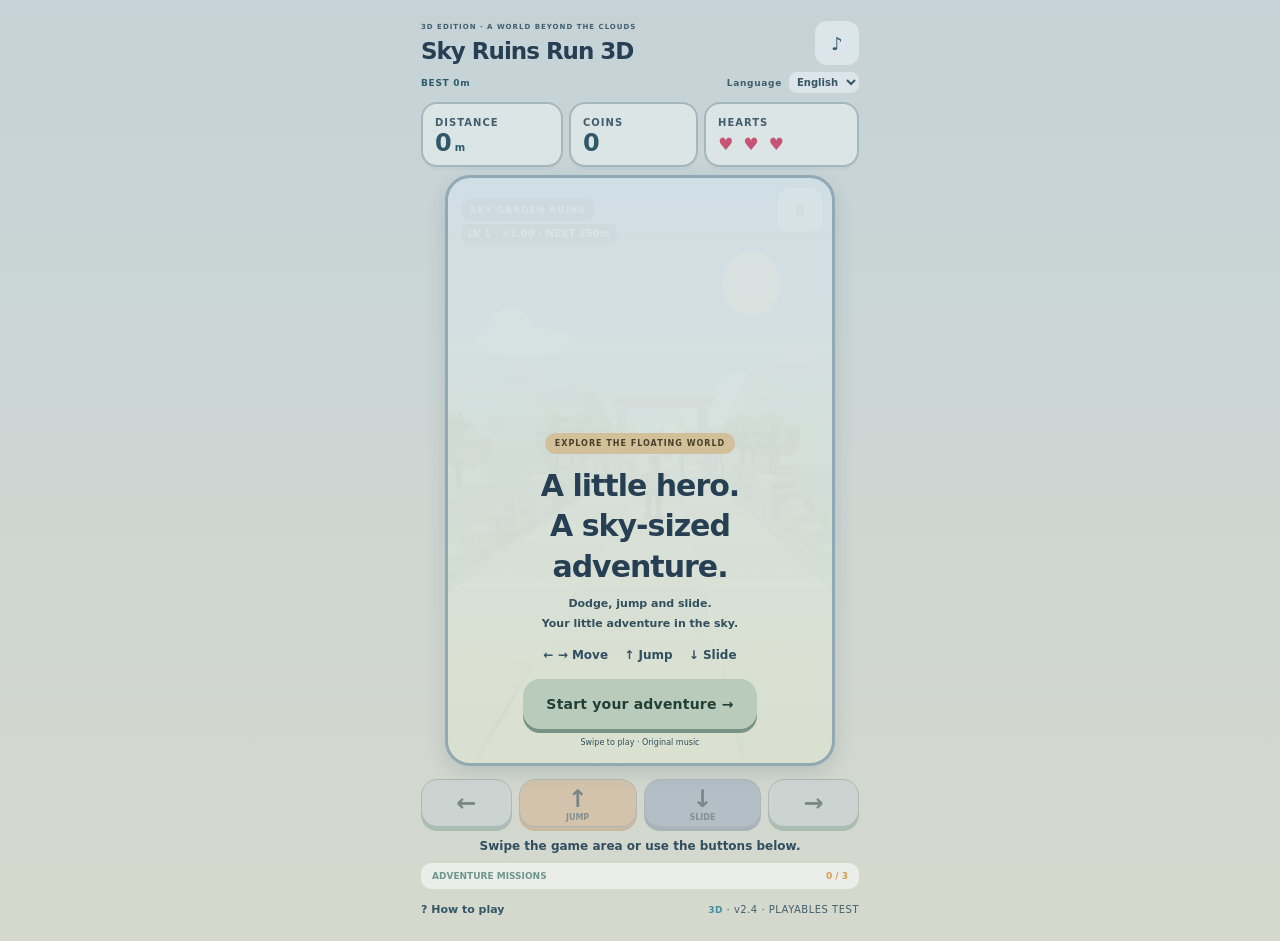
<file: index.html>
<!doctype html><html lang="ja"><meta charset="utf-8"><meta name="viewport" content="width=device-width,initial-scale=1,viewport-fit=cover"><meta name="theme-color" content="#eaf8f4"><title>そらいろ遺跡ラン 3D · SKY RUINS RUN 3D</title><link rel="stylesheet" href="style.css?v=sdk24"><link rel="stylesheet" href="quality.css?v=readability1"><body data-quality="1"><section id="startup" role="status"><h2>SKY RUINS RUN 3D</h2><p id="loadText">冒険と記録を準備しています… / Loading…</p><button id="retryLoad" hidden>Retry loading</button></section><main inert><header><div><span class="eyebrow">3D EDITION · A WORLD BEYOND THE CLOUDS</span><h1 data-t="title">そらいろ遺跡ラン</h1></div><button id="settings" class="icon" aria-label="設定 / Settings">♪</button></header><div class="utility"><span id="best">BEST 0m</span><label>Language <select id="language" aria-label="Language"><option value="ja">日本語</option><option value="en">English</option></select></label></div><section class="hud"><div><small data-t="distance">きょり</small><strong id="distance">0<em>m</em></strong></div><div><small>COINS</small><strong id="coins">0</strong></div><div><small data-t="hearts">げんき</small><strong id="hearts" class="hearts">♥ ♥ ♥</strong></div></section><section class="stage"><canvas id="game" width="840" height="1280" aria-label="3レーンを走る冒険ゲーム。スワイプか下のボタンで操作 / Swipe or use the buttons to run through three lanes."></canvas><canvas id="fallback" width="840" height="1280" hidden aria-label="軽量2D表示 / Lightweight 2D view"></canvas><div class="stage-top"><span id="biome">SKY RUINS</span><button id="pause" class="icon" aria-label="一時停止 / Pause">Ⅱ</button></div><div id="pace" aria-label="走行レベル / Run level"></div><div id="levelNotice" role="status" hidden></div><div id="toast" role="status"></div><div id="powers"></div><div id="welcome"><span class="tag">EXPLORE THE FLOATING WORLD</span><h2 data-t="intro">空のむこうへ、<br>走りだそう。</h2><p data-t="introText">よけて、跳んで、くぐりぬける。<br>指ひとつの、小さな大冒険。</p><div class="gesture-note" data-t="gestures">← → 移動　 ↑ ジャンプ　 ↓ すべる</div><button id="start" class="primary" data-t="start">冒険にしゅっぱつ →</button><small data-t="note">スワイプで操作 · オリジナル音楽</small></div></section><p id="compat" hidden>3Dを表示できないため軽量2Dで表示しています。 / 3D unavailable; showing 2D fallback.</p><section class="controls" aria-label="操作 / Controls"><button data-action="left" aria-label="左 / Left">←</button><button data-action="jump" aria-label="ジャンプ / Jump">↑<small data-t="jump">ジャンプ</small></button><button data-action="slide" aria-label="すべる / Slide">↓<small data-t="slide">すべる</small></button><button data-action="right" aria-label="右 / Right">→</button></section><p id="hint" role="status"></p><section class="missions"><button id="missionsButton"><span data-t="missions">今日の冒険目標</span><b id="missionCount">0 / 3</b></button></section><footer><button id="help" data-t="help">? あそび方</button><span><b id="renderMode">3D</b> · v2.4 · PLAYABLES TEST</span></footer></main><dialog id="dialog"><div id="content"></div><button id="close" class="primary">つづける</button></dialog><script src="https://www.youtube.com/game_api/v1"></script><script src="host.js?v=sdk24"></script><script src="engine.js?v=sdk24"></script><script src="music.js?v=sdk24"></script><script src="renderer.js?v=readability1"></script><script src="game.js?v=readability1"></script></body></html>
</file>
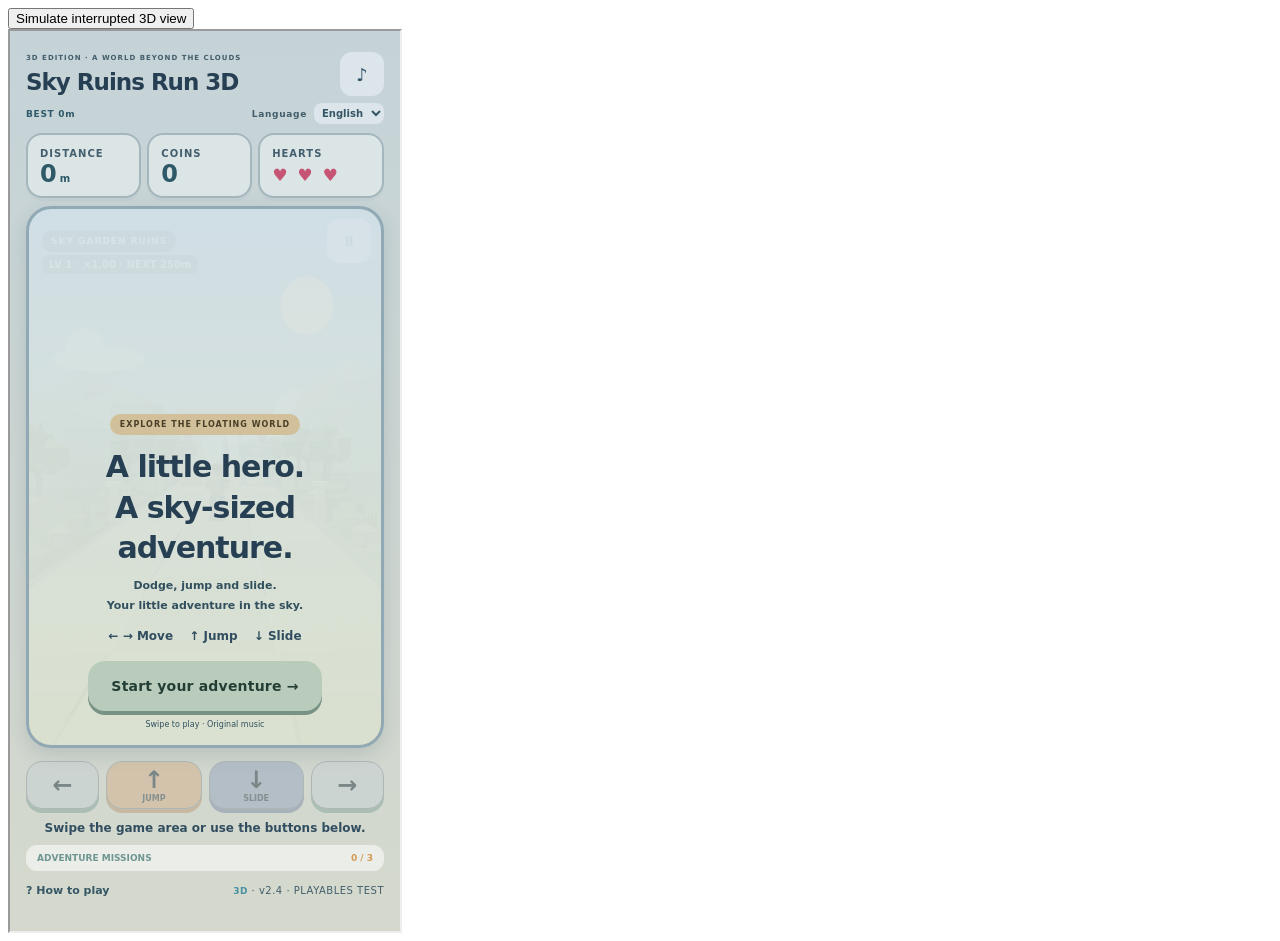
<file: context-lab.html>
<!doctype html><meta charset="utf-8"><title>3D lifecycle test</title><button id="lose">Simulate interrupted 3D view</button><iframe id="frame" title="Test game" src="index.html" style="display:block;width:390px;height:900px"></iframe><script src="context-lab.js"></script>
</file>
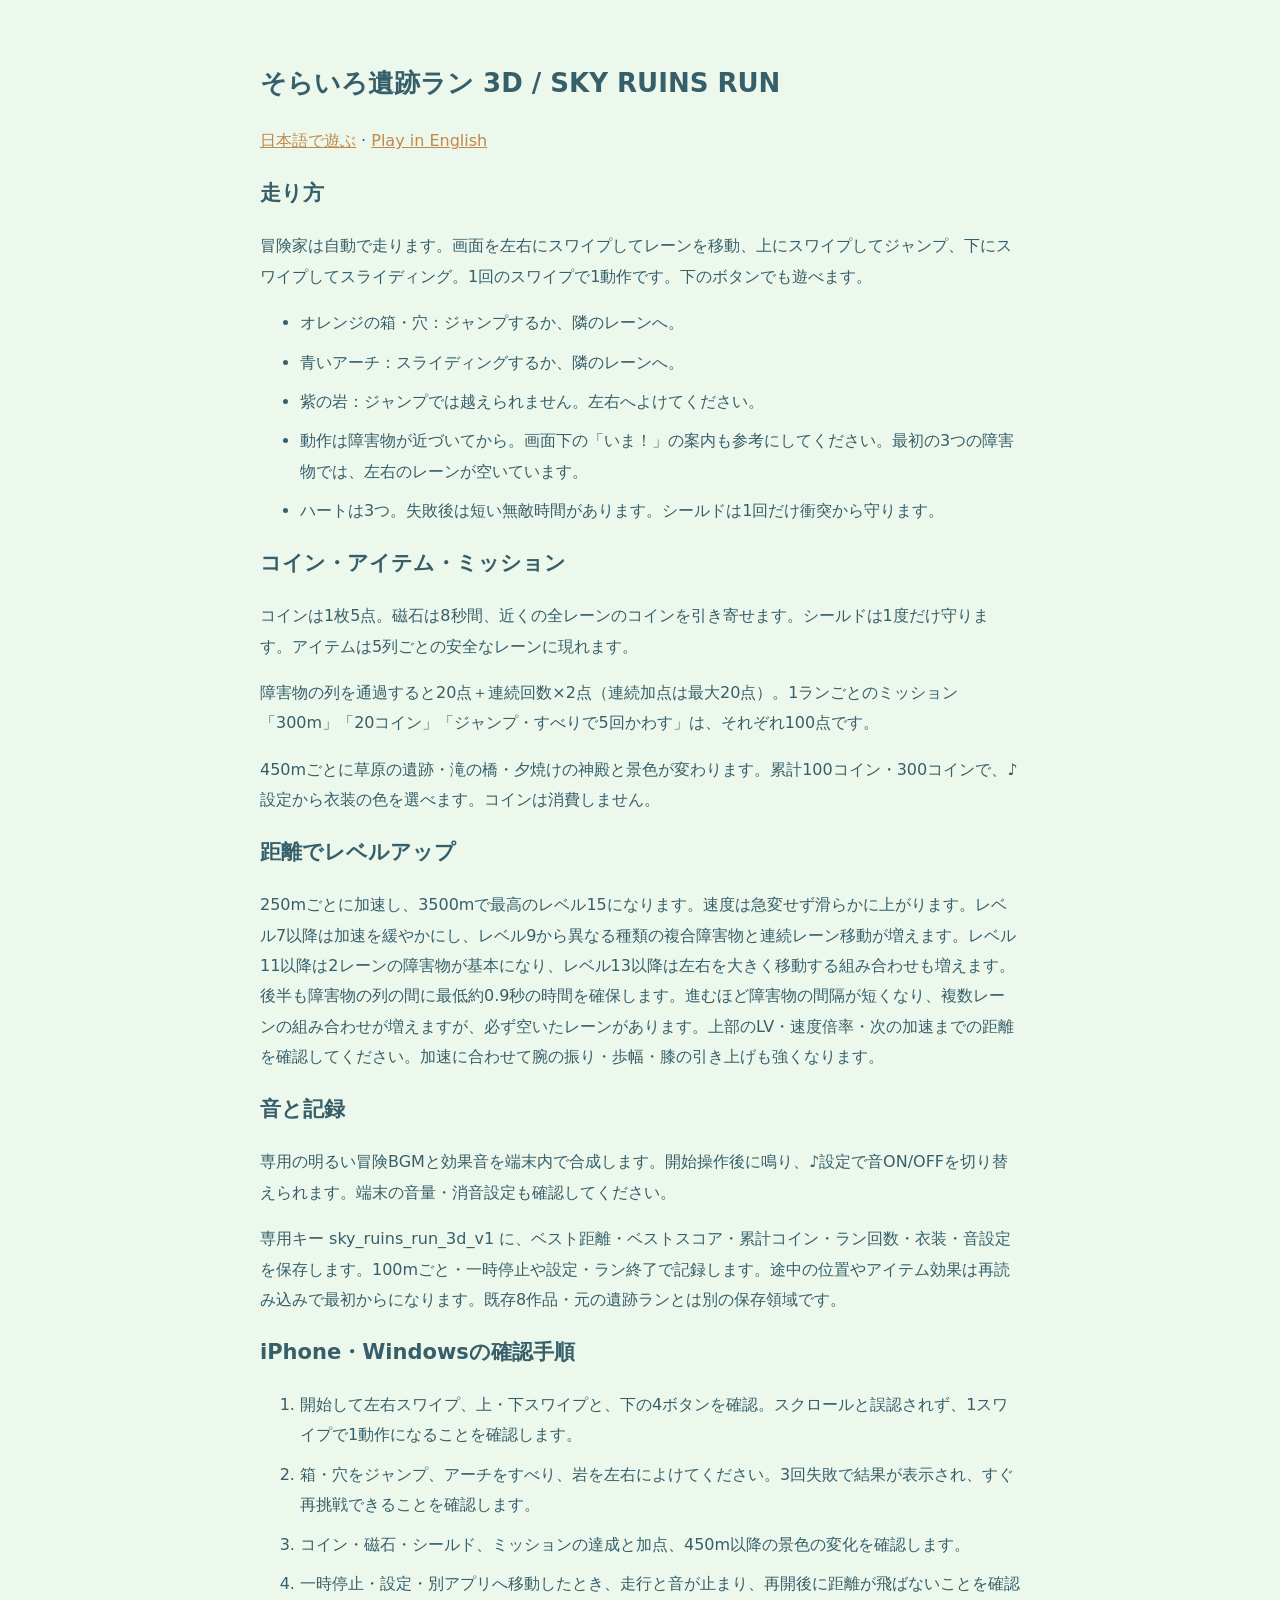
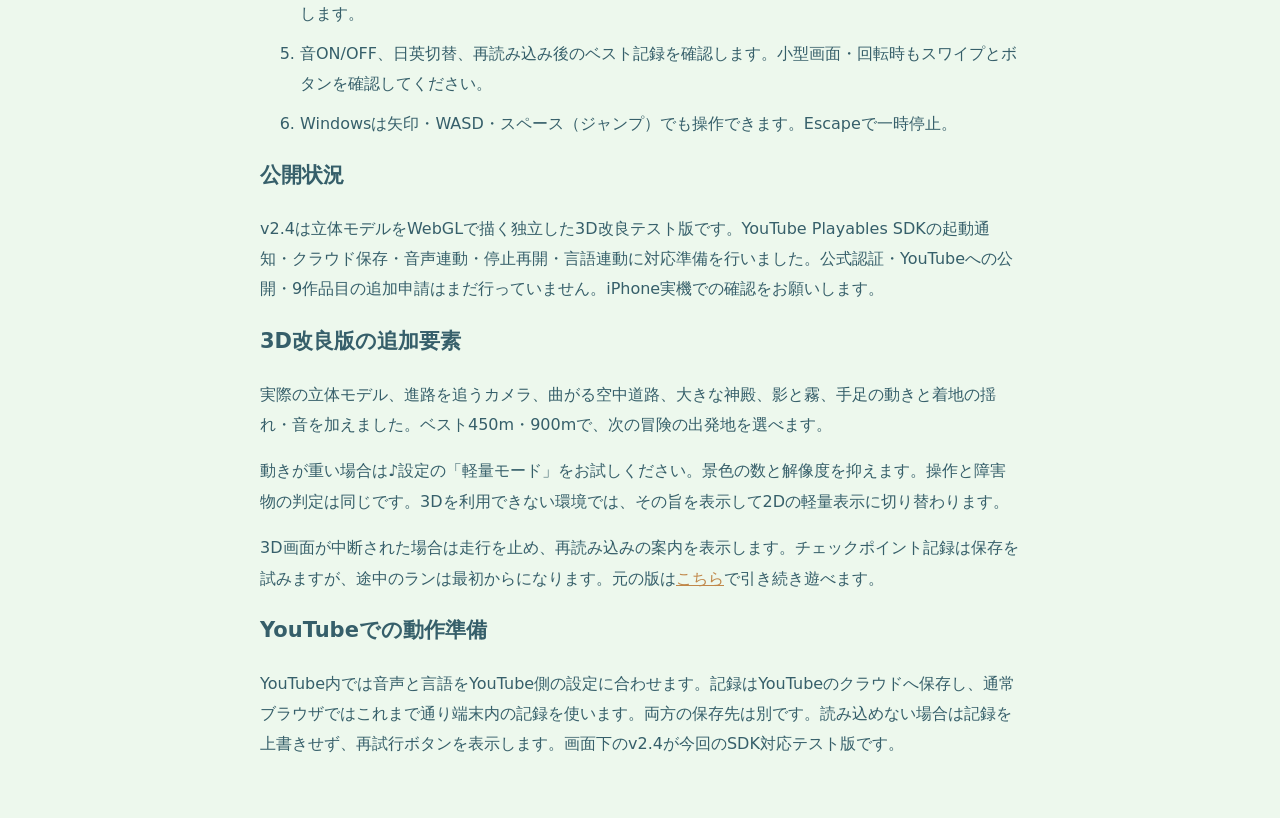
<file: GUIDE.html>
<!doctype html><html lang="ja"><meta charset="utf-8"><meta name="viewport" content="width=device-width,initial-scale=1"><title>そらいろ遺跡ラン 3D · 遊び方</title><style>body{font:16px/1.9 system-ui;max-width:760px;margin:20px auto;padding:22px;color:#365f6a;background:#edf8ed}h1{font-size:26px}h2{font-size:21px}a{color:#c08749}li{margin-bottom:9px}</style><h1>そらいろ遺跡ラン 3D / SKY RUINS RUN</h1><p><a href="./?lang=ja">日本語で遊ぶ</a> · <a href="./?lang=en">Play in English</a></p><h2>走り方</h2><p>冒険家は自動で走ります。画面を左右にスワイプしてレーンを移動、上にスワイプしてジャンプ、下にスワイプしてスライディング。1回のスワイプで1動作です。下のボタンでも遊べます。</p><ul><li>オレンジの箱・穴：ジャンプするか、隣のレーンへ。</li><li>青いアーチ：スライディングするか、隣のレーンへ。</li><li>紫の岩：ジャンプでは越えられません。左右へよけてください。</li><li>動作は障害物が近づいてから。画面下の「いま！」の案内も参考にしてください。最初の3つの障害物では、左右のレーンが空いています。</li><li>ハートは3つ。失敗後は短い無敵時間があります。シールドは1回だけ衝突から守ります。</li></ul><h2>コイン・アイテム・ミッション</h2><p>コインは1枚5点。磁石は8秒間、近くの全レーンのコインを引き寄せます。シールドは1度だけ守ります。アイテムは5列ごとの安全なレーンに現れます。</p><p>障害物の列を通過すると20点＋連続回数×2点（連続加点は最大20点）。1ランごとのミッション「300m」「20コイン」「ジャンプ・すべりで5回かわす」は、それぞれ100点です。</p><p>450mごとに草原の遺跡・滝の橋・夕焼けの神殿と景色が変わります。累計100コイン・300コインで、♪設定から衣装の色を選べます。コインは消費しません。</p><h2>距離でレベルアップ</h2><p>250mごとに加速し、3500mで最高のレベル15になります。速度は急変せず滑らかに上がります。レベル7以降は加速を緩やかにし、レベル9から異なる種類の複合障害物と連続レーン移動が増えます。レベル11以降は2レーンの障害物が基本になり、レベル13以降は左右を大きく移動する組み合わせも増えます。後半も障害物の列の間に最低約0.9秒の時間を確保します。進むほど障害物の間隔が短くなり、複数レーンの組み合わせが増えますが、必ず空いたレーンがあります。上部のLV・速度倍率・次の加速までの距離を確認してください。加速に合わせて腕の振り・歩幅・膝の引き上げも強くなります。</p><h2>音と記録</h2><p>専用の明るい冒険BGMと効果音を端末内で合成します。開始操作後に鳴り、♪設定で音ON/OFFを切り替えられます。端末の音量・消音設定も確認してください。</p><p>専用キー sky_ruins_run_3d_v1 に、ベスト距離・ベストスコア・累計コイン・ラン回数・衣装・音設定を保存します。100mごと・一時停止や設定・ラン終了で記録します。途中の位置やアイテム効果は再読み込みで最初からになります。既存8作品・元の遺跡ランとは別の保存領域です。</p><h2>iPhone・Windowsの確認手順</h2><ol><li>開始して左右スワイプ、上・下スワイプと、下の4ボタンを確認。スクロールと誤認されず、1スワイプで1動作になることを確認します。</li><li>箱・穴をジャンプ、アーチをすべり、岩を左右によけてください。3回失敗で結果が表示され、すぐ再挑戦できることを確認します。</li><li>コイン・磁石・シールド、ミッションの達成と加点、450m以降の景色の変化を確認します。</li><li>一時停止・設定・別アプリへ移動したとき、走行と音が止まり、再開後に距離が飛ばないことを確認します。</li><li>音ON/OFF、日英切替、再読み込み後のベスト記録を確認します。小型画面・回転時もスワイプとボタンを確認してください。</li><li>Windowsは矢印・WASD・スペース（ジャンプ）でも操作できます。Escapeで一時停止。</li></ol><h2>公開状況</h2><p>v2.4は立体モデルをWebGLで描く独立した3D改良テスト版です。YouTube Playables SDKの起動通知・クラウド保存・音声連動・停止再開・言語連動に対応準備を行いました。公式認証・YouTubeへの公開・9作品目の追加申請はまだ行っていません。iPhone実機での確認をお願いします。</p><h2>3D改良版の追加要素</h2><p>実際の立体モデル、進路を追うカメラ、曲がる空中道路、大きな神殿、影と霧、手足の動きと着地の揺れ・音を加えました。ベスト450m・900mで、次の冒険の出発地を選べます。</p><p>動きが重い場合は♪設定の「軽量モード」をお試しください。景色の数と解像度を抑えます。操作と障害物の判定は同じです。3Dを利用できない環境では、その旨を表示して2Dの軽量表示に切り替わります。</p><p>3D画面が中断された場合は走行を止め、再読み込みの案内を表示します。チェックポイント記録は保存を試みますが、途中のランは最初からになります。元の版は<a href="https://kazumoriasahi-wq.github.io/sky-ruins-run-test/?lang=ja">こちら</a>で引き続き遊べます。</p><h2>YouTubeでの動作準備</h2><p>YouTube内では音声と言語をYouTube側の設定に合わせます。記録はYouTubeのクラウドへ保存し、通常ブラウザではこれまで通り端末内の記録を使います。両方の保存先は別です。読み込めない場合は記録を上書きせず、再試行ボタンを表示します。画面下のv2.4が今回のSDK対応テスト版です。</p></html>
</file>
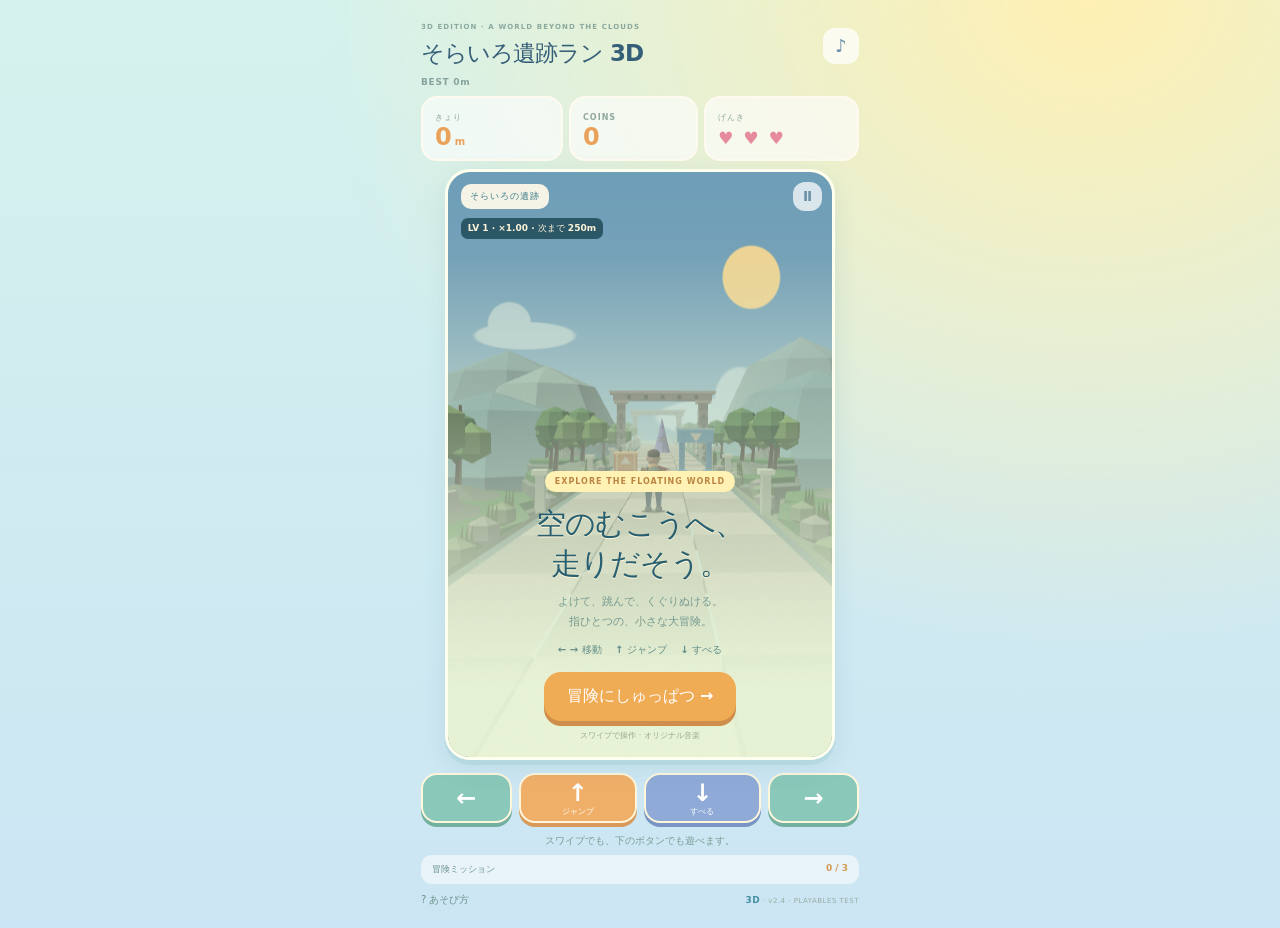
<file: mock-sandbox.html>
<!doctype html><html lang="ja"><meta charset="utf-8"><meta name="viewport" content="width=device-width,initial-scale=1,viewport-fit=cover"><meta name="theme-color" content="#eaf8f4"><title>そらいろ遺跡ラン 3D · SKY RUINS RUN 3D</title><link rel="stylesheet" href="style.css?v=sdk24"><body><section id="startup" role="status"><h2>SKY RUINS RUN 3D</h2><p id="loadText">冒険と記録を準備しています… / Loading…</p><button id="retryLoad" hidden>Retry loading</button></section><main inert><header><div><span class="eyebrow">3D EDITION · A WORLD BEYOND THE CLOUDS</span><h1 data-t="title">そらいろ遺跡ラン</h1></div><button id="settings" class="icon" aria-label="設定 / Settings">♪</button></header><div class="utility"><span id="best">BEST 0m</span><label>Language <select id="language" aria-label="Language"><option value="ja">日本語</option><option value="en">English</option></select></label></div><section class="hud"><div><small data-t="distance">きょり</small><strong id="distance">0<em>m</em></strong></div><div><small>COINS</small><strong id="coins">0</strong></div><div><small data-t="hearts">げんき</small><strong id="hearts" class="hearts">♥ ♥ ♥</strong></div></section><section class="stage"><canvas id="game" width="840" height="1280" aria-label="3レーンを走る冒険ゲーム。スワイプか下のボタンで操作 / Swipe or use the buttons to run through three lanes."></canvas><canvas id="fallback" width="840" height="1280" hidden aria-label="軽量2D表示 / Lightweight 2D view"></canvas><div class="stage-top"><span id="biome">SKY RUINS</span><button id="pause" class="icon" aria-label="一時停止 / Pause">Ⅱ</button></div><div id="pace" aria-label="走行レベル / Run level"></div><div id="levelNotice" role="status" hidden></div><div id="toast" role="status"></div><div id="powers"></div><div id="welcome"><span class="tag">EXPLORE THE FLOATING WORLD</span><h2 data-t="intro">空のむこうへ、<br>走りだそう。</h2><p data-t="introText">よけて、跳んで、くぐりぬける。<br>指ひとつの、小さな大冒険。</p><div class="gesture-note" data-t="gestures">← → 移動　 ↑ ジャンプ　 ↓ すべる</div><button id="start" class="primary" data-t="start">冒険にしゅっぱつ →</button><small data-t="note">スワイプで操作 · オリジナル音楽</small></div></section><p id="compat" hidden>3Dを表示できないため軽量2Dで表示しています。 / 3D unavailable; showing 2D fallback.</p><section class="controls" aria-label="操作 / Controls"><button data-action="left" aria-label="左 / Left">←</button><button data-action="jump" aria-label="ジャンプ / Jump">↑<small data-t="jump">ジャンプ</small></button><button data-action="slide" aria-label="すべる / Slide">↓<small data-t="slide">すべる</small></button><button data-action="right" aria-label="右 / Right">→</button></section><p id="hint" role="status"></p><section class="missions"><button id="missionsButton"><span data-t="missions">今日の冒険目標</span><b id="missionCount">0 / 3</b></button></section><footer><button id="help" data-t="help">? あそび方</button><span><b id="renderMode">3D</b> · v2.4 · PLAYABLES TEST</span></footer></main><dialog id="dialog"><div id="content"></div><button id="close" class="primary">つづける</button></dialog><script src="mock-sdk.js"></script><script src="host.js?v=sdk24"></script><script src="engine.js?v=sdk24"></script><script src="music.js?v=sdk24"></script><script src="renderer.js?v=sdk24"></script><script src="game.js?v=sdk24"></script></body></html>
</file>
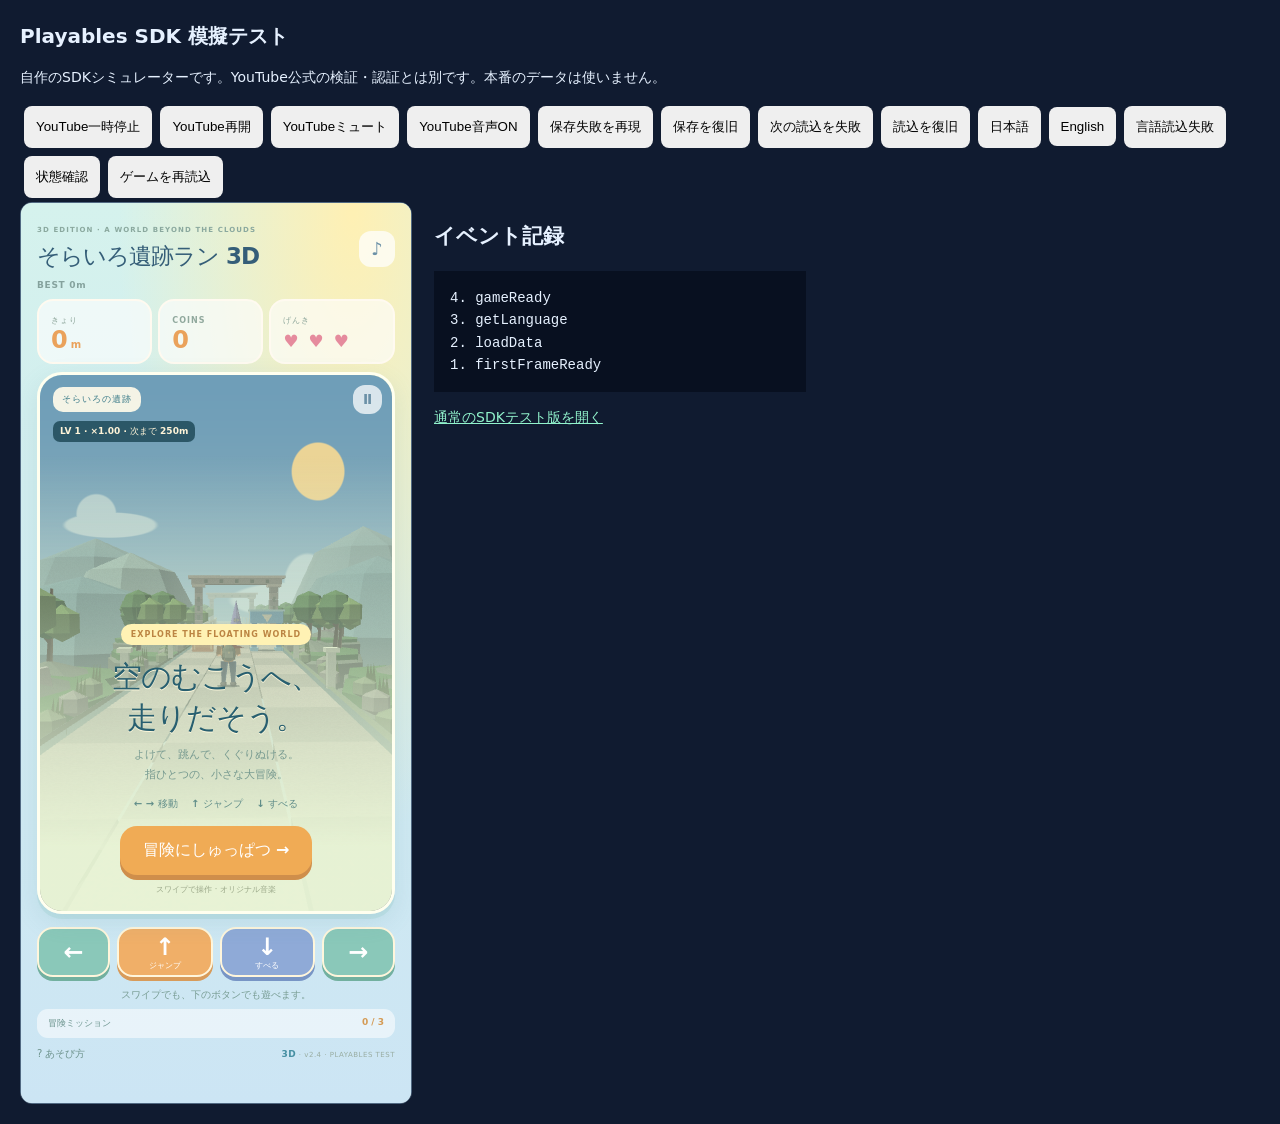
<file: sdk-lab.html>
<!doctype html><html lang="ja"><meta charset="utf-8"><meta name="viewport" content="width=device-width,initial-scale=1"><title>SKY RUINS RUN 3D · SDK模擬テスト</title><style>body{font:14px/1.6 system-ui;background:#101b30;color:#e6f1ff;margin:20px}h1{font-size:20px}button{padding:12px;margin:4px;border:0;border-radius:8px;cursor:pointer}section{display:flex;flex-wrap:wrap;gap:22px}iframe{width:390px;height:900px;border:1px solid #516982;border-radius:12px}pre{white-space:pre-wrap;max-height:500px;overflow:auto;background:#081020;padding:16px;width:340px}a{color:#91f3cc}</style><h1>Playables SDK 模擬テスト</h1><p>自作のSDKシミュレーターです。YouTube公式の検証・認証とは別です。本番のデータは使いません。</p><div id="controls"><button data-command="pause">YouTube一時停止</button><button data-command="resume">YouTube再開</button><button data-command="mute">YouTubeミュート</button><button data-command="unmute">YouTube音声ON</button><button data-command="fail-save">保存失敗を再現</button><button data-command="restore-save">保存を復旧</button><button data-command="fail-load">次の読込を失敗</button><button data-command="restore-load">読込を復旧</button><button data-language="ja">日本語</button><button data-language="en">English</button><button data-language="error">言語読込失敗</button><button data-command="status">状態確認</button><button id="reload">ゲームを再読込</button></div><section><iframe id="gameFrame" title="SDK模擬環境のゲーム" src="mock-sandbox.html"></iframe><div><h2>イベント記録</h2><pre id="log"></pre><p><a href="index.html">通常のSDKテスト版を開く</a></p></div></section><script src="lab.js?v=1.1"></script></html>
</file>
<file: style.css>
:root{font-family:ui-rounded,"Hiragino Maru Gothic ProN","Yu Gothic",system-ui,sans-serif;color:#325a68;background:#eaf8f4;font-synthesis:none}*{box-sizing:border-box}body{margin:0;min-height:100svh;background:radial-gradient(ellipse at 90% 0,#fff3ba,transparent 47%),linear-gradient(#eaf8f4,#dfeff9)}button,select{font:inherit}button{cursor:pointer;-webkit-tap-highlight-color:transparent}button:focus-visible,select:focus-visible{outline:3px solid #ec9868;outline-offset:3px}main{max-width:470px;margin:auto;padding:14px 16px max(12px,env(safe-area-inset-bottom))}header{display:flex;align-items:center;justify-content:space-between;gap:10px}.eyebrow{font-size:7px;font-weight:850;letter-spacing:1.1px;color:#8aa89e}h1{font-size:24px;letter-spacing:-1px;margin:5px 0 8px;font-weight:950}.icon{border:0;background:#ffffffbc;border-radius:12px;width:36px;height:36px;color:#6c91a7;font-size:18px;font-weight:900}.utility{display:flex;align-items:center;justify-content:space-between;font-size:9px;font-weight:800;letter-spacing:.7px;color:#85a29d;margin-bottom:9px}.utility label{display:flex;align-items:center;gap:7px}select{font-size:10px;border:0;border-radius:8px;background:#fff9e9;padding:4px;color:#72918e}.hud{display:grid;grid-template-columns:1.1fr 1fr 1.2fr;gap:6px;margin-bottom:8px}.hud>div{background:#ffffffa1;border:2px solid #fffaf0;border-radius:16px;padding:7px 12px}.hud small{font-size:8px;font-weight:900;letter-spacing:1px;color:#90a89d}.hud strong{display:block;font-size:24px;color:#eaa25b;line-height:1.15}.hud em{font-size:10px;font-style:normal;margin-left:3px}.hud .hearts{font-size:17px;letter-spacing:2px;color:#e58b9d;margin-top:5px}.stage{position:relative;overflow:hidden;border:3px solid white;border-radius:25px;isolation:isolate;box-shadow:0 8px 0 #bfddd73d;width:min(100%,calc((100svh - 305px)*420/640));margin:auto}canvas{display:block;width:100%;height:auto;aspect-ratio:420/640;touch-action:none;user-select:none;-webkit-user-select:none}.stage-top{position:absolute;inset:10px 10px auto 13px;display:flex;justify-content:space-between;align-items:center;pointer-events:none}.stage-top span{font-size:9px;font-weight:900;letter-spacing:1px;background:#ffffffb5;color:#54898d;padding:6px 9px;border-radius:10px}.stage-top button{pointer-events:auto;width:29px;height:29px;font-size:14px}#toast{position:absolute;inset:66px 5px auto;text-align:center;font-weight:950;font-size:23px;color:#fff8c6;text-shadow:0 2px 4px #346b85;pointer-events:none;opacity:0}#toast small{display:block;font-size:10px;margin-top:4px}#powers{position:absolute;inset:auto 8px 12px;display:flex;justify-content:center;gap:6px;font-size:9px;font-weight:850;color:#476c85;pointer-events:none}#powers span{border-radius:14px;background:#ffffffe6;padding:5px 9px}#welcome{position:absolute;inset:0;display:flex;flex-direction:column;justify-content:flex-end;align-items:center;text-align:center;padding:16px;background:linear-gradient(transparent 15%,#e8f9e0e8 70%,#f5f6d6)}.tag{font-size:8px;letter-spacing:1px;font-weight:850;background:#fff4cb;color:#cf9756;padding:6px 10px;border-radius:20px}h2{font-size:30px;line-height:1.35;letter-spacing:-1px;margin:12px 0 7px}#welcome p{font-size:11px;line-height:1.8;color:#779a90;margin:0 0 12px}.gesture-note{font-size:10px;font-weight:800;color:#608d89;margin-bottom:15px}.primary{border:0;color:white;background:#eea15e;box-shadow:0 5px 0 #d58b53;border-radius:17px;padding:14px 23px;font-weight:900;min-height:46px}.primary:active{transform:translateY(2px);box-shadow:0 3px 0 #d58b53}#welcome>small{font-size:8px;color:#9ba88a;margin-top:9px}.controls{display:grid;grid-template-columns:1fr 1.3fr 1.3fr 1fr;gap:7px;margin-top:13px}.controls button{touch-action:manipulation;user-select:none;-webkit-user-select:none;border:2px solid #fff6dc;border-radius:16px;background:#8ac8b9;color:#fff;font-size:24px;font-weight:900;min-height:48px;box-shadow:0 4px 0 #72b09f;padding:4px}.controls button:nth-child(2){background:#f0af68;box-shadow:0 4px 0 #d89b5a}.controls button:nth-child(3){background:#8faad7;box-shadow:0 4px 0 #7895c5}.controls small{display:block;font-size:8px;line-height:1.2}.controls button:active{transform:translateY(2px)}#hint{font-size:10px;text-align:center;color:#799d94;line-height:1.5;min-height:15px;margin:10px 0 7px}.missions button{display:flex;width:100%;justify-content:space-between;border:0;border-radius:11px;padding:8px 11px;background:#ffffff8c;color:#6e9690;font-size:9px}.missions b{color:#d49a53}footer{display:flex;align-items:center;justify-content:space-between;font-size:7px;letter-spacing:.5px;color:#99ada2}footer button{padding:9px 0;border:0;background:none;color:#6e938d;font-size:10px}dialog{max-width:min(92vw,390px);max-height:85svh;overflow:auto;border:3px solid white;border-radius:25px;background:#f9f8e6;color:#385f6e;padding:23px;text-align:center;box-shadow:0 20px 70px #315e7544}dialog::backdrop{background:#336c7b66;backdrop-filter:blur(5px)}dialog h2{font-size:24px}dialog p{font-size:12px;line-height:1.85}.setting{display:flex;justify-content:space-between;align-items:center;padding:10px 0;font-size:13px;font-weight:800}.setting input{width:22px;height:22px;accent-color:#eca05b}.mission{padding:10px;border-radius:12px;background:#fffaf0;margin:7px 0;text-align:left;font-size:12px}.mission.done{background:#dbf1d8}.mission small{display:block;color:#8a9f91}.result-score{font-size:54px;line-height:1.2;color:#e8a05c;font-weight:950}.result-grid{display:flex;justify-content:space-around;font-size:10px;margin:15px 0}.result-grid strong{display:block;font-size:23px;color:#77aa9b}dialog>.primary{width:100%;margin-top:10px}.outfits{display:flex;gap:7px;margin:9px 0}.outfits button{flex:1;padding:9px;border:2px solid #dddcc9;border-radius:12px;background:#fffaf0;font-size:10px;color:#718e83}.outfits button.selected{border-color:#e8aa5f}.outfits button:disabled{opacity:.45}[hidden]{display:none!important}@media(max-height:740px) and (orientation:portrait){main{padding-top:8px}.eyebrow{display:none}h1{font-size:22px}.hud>div{padding:5px 9px}.hud strong{font-size:21px}.stage{width:min(100%,calc((100svh - 278px)*420/640))}#welcome{padding:12px}#welcome h2{font-size:22px;margin:7px 0}#welcome p{font-size:9px;margin-bottom:8px}.tag{display:none}.gesture-note{font-size:8px;margin-bottom:10px}#welcome .primary{font-size:12px;padding:11px 16px}#welcome>small{display:none}.controls{margin-top:10px}.controls button{min-height:43px}#hint{font-size:9px}.missions button{padding:6px 9px}}@media(max-height:610px) and (orientation:portrait){.stage{width:min(100%,calc((100svh - 265px)*420/640))}.hud .hearts{font-size:13px;letter-spacing:0}h1{font-size:20px}#welcome h2{font-size:18px}#welcome p{font-size:8px}.gesture-note{font-size:7px}#welcome .primary{font-size:10px;padding:9px 12px;min-height:38px}.stage-top span{font-size:7px;padding:4px 6px}.stage-top{inset:6px 6px auto}.controls button{min-height:40px}}@media(orientation:landscape) and (max-height:600px){main{max-width:900px;display:grid;grid-template-columns:1fr 1fr;gap:6px 18px;padding:10px}.stage{grid-column:1;grid-row:1/8;height:calc(100svh - 24px);width:auto;aspect-ratio:420/640}header,.utility,.hud,.controls,#hint,.missions,footer{grid-column:2}h1{font-size:20px}.eyebrow{display:none}.controls{margin-top:0}#hint{margin:2px}.hud{margin:0}#welcome h2{font-size:21px}#welcome p{font-size:9px}.gesture-note{font-size:8px}.tag,#welcome>small{display:none}}

body{background:radial-gradient(ellipse at 85% 0,#fff0b3,transparent 50%),linear-gradient(#d5f2ed,#cce5f4)}header h1{font-size:23px;color:#355e78}.stage{border:3px solid #ffffef;box-shadow:0 8px 24px #4e8d9a24,0 5px 0 #a0d1cf55}#welcome{background:linear-gradient(transparent 15%,#dbf2e06e 48%,#eaf6d8f2 88%)}#welcome h2{color:#285f70;text-shadow:0 1px #fff9dc}.primary{background:#f0ab55;box-shadow:0 5px 0 #cf8e4b}#renderMode{color:#458fa2;font-size:9px}.stage-top span{background:#fffbeaeb;color:#3c7b89}.tag{background:#fff2b4;color:#bc8543}@media(max-height:610px) and (orientation:portrait){header h1{font-size:19px}}

#compat{font-size:10px;line-height:1.5;color:#9e7650;background:#fff2c7;padding:8px;border-radius:10px}

#pace{position:absolute;top:46px;left:13px;border-radius:7px;background:#153f4cbf;color:#fff4d8;font-size:9px;font-weight:800;padding:4px 7px;pointer-events:none;font-variant-numeric:tabular-nums}#levelNotice{position:absolute;top:31%;left:8px;right:8px;text-align:center;font-size:22px;font-weight:950;line-height:1.5;color:#fff2a8;text-shadow:0 2px 6px #234f63;pointer-events:none;background:#234f6370;border-radius:12px;padding:10px 3px}@media(max-height:610px) and (orientation:portrait){#pace{top:38px;left:7px;font-size:7px}#levelNotice{font-size:15px}}

#startup{position:fixed;inset:0;z-index:10;display:flex;flex-direction:column;align-items:center;justify-content:center;padding:22px;text-align:center;background:#eaf8f4}#startup h2{font-size:22px}#startup p{font-size:13px;line-height:1.8}#retryLoad{padding:15px;border:0;border-radius:14px;background:#eda254;color:white;font-weight:800}
</file>
<file: quality.css>
:root{--quality-accent:#387c8d;--quality-sky:#d5edf1;--quality-warm:#f5e3bf}
/* Quality pass: contrast, hierarchy, touch affordances. No new timers or SDK hooks. */
body{background:radial-gradient(ellipse at 90% 0,var(--quality-warm),transparent 60%),linear-gradient(var(--quality-sky),#f4f8fd);color:#2d405a}main{filter:none}header h1,h1{color:#253e5a;text-shadow:0 1px #fff9}header{gap:12px}.eyebrow{color:#5c6980;font-weight:850;letter-spacing:1px}button,select{font-weight:750}button{transition:transform .1s,box-shadow .1s,filter .1s}button:not(:disabled):active{transform:translateY(2px) scale(.98);filter:brightness(.97)}button:focus-visible,select:focus-visible,input:focus-visible{outline:3px solid var(--quality-accent);outline-offset:3px}button:disabled{cursor:default;filter:saturate(.5);opacity:.55}button.primary,.primary,#jump,#drop,#hold,#bite,#walk{min-height:50px;font-size:14px;letter-spacing:.2px;border-radius:17px;box-shadow:0 4px 0 color-mix(in srgb,var(--quality-accent) 75%,#294151);text-shadow:0 1px #0002}#message,#hint,.hint,.instruction,.gesture-note{color:#385970;font-size:12px;line-height:1.55;font-weight:700}#message,#hint{font-variant-numeric:tabular-nums}.utility,.language-row,footer{color:#526b7b}footer{font-size:10px}footer button{min-height:40px;font-size:11px}dialog{border-color:#fff;background:#fffdf1;box-shadow:0 20px 70px #25385842}dialog h2{color:#2f465e}dialog p{color:#476174;line-height:1.75}.next-goal{padding:10px 13px;border:1px solid #d0dfda;border-radius:12px;background:#edf7eb;color:#325c52!important;font-size:13px!important;font-weight:800}.stage,#field,.board-wrap{box-shadow:0 10px 24px #3b657422,0 3px 0 #fff8}.stage,.field{border-color:#fff}.hud small,.scoreboard small,.stat small{color:#516a77;font-size:10px}.hud strong,.scoreboard strong{font-variant-numeric:tabular-nums}.controls button,[data-dir]{min-height:48px}#powerWord,#echoText,#gateText{color:#3a566b;font-weight:850}#power .sweet,#sweet{background:#ffdb5e;border:2px solid #b6811c}#sun{min-width:48px;min-height:48px}input[type=range]{min-height:42px;accent-color:var(--quality-accent)}.cell.can-place:not(.filled)::after{content:'';position:absolute;width:5px;height:5px;border-radius:50%;background:#365f9bb0;left:calc(50% - 2.5px);top:calc(50% - 2.5px);pointer-events:none}.cell{position:relative}.cell.preview{outline:2px solid #fff;outline-offset:-3px;filter:brightness(1.12)}.cell.line-hint{box-shadow:inset 0 0 0 3px #fff3aa,0 0 12px #ffce5a}.piece.selected{outline:3px solid #6077c8;outline-offset:2px}.piece.blocked{opacity:.6}#pace{font-size:10px;background:#244456eb;color:#fff8dc}#toast,#callout{font-weight:950}#welcome p,#coverText,#intro p{color:#3e6272;font-weight:650}#welcome h2,#coverTitle{color:#294b60}#needle{box-shadow:0 0 0 2px #fff,0 1px 5px #26394f66}#fitRange{background:#89d7a3;border:1px solid #367657}.hearts{color:#c65575!important}.hud>div,.scoreboard>div{border-color:#fff;box-shadow:0 3px 0 #7797a214}button.round,button.icon,#settings,#sound,#pause{min-height:44px;min-width:44px}#best,.best{color:#426475;font-weight:850}
@media(max-height:650px) and (orientation:portrait){#message,#hint,.hint,.instruction,.gesture-note{font-size:10px}.eyebrow{font-size:8px}.primary,button.primary,#jump,#drop,#hold,#bite,#walk{min-height:48px;font-size:12px}footer{font-size:8px}footer button{min-height:32px}.hud small,.scoreboard small{font-size:9px}.controls{gap:6px;margin-top:8px}.controls button{min-height:44px}.stage-top #pause{min-height:36px;min-width:36px}#pace{font-size:8px}}
@media(prefers-reduced-motion:reduce){*,*::before,*::after{animation:none!important;transition:none!important;scroll-behavior:auto!important}}

:root{--calm-top:#c5d3d8;--calm-bottom:#d5d9cd}

/* Readability pass: quieter backgrounds, opaque text surfaces and clear controls. */
html{background:#d9e2e7}body{background:linear-gradient(var(--calm-top),var(--calm-bottom));color:#294456}
h1,header h1,#welcome h2,#coverTitle{color:#263f53;text-shadow:none}
.eyebrow,.kicker,.subtitle,.sub,.muted,.language,.language-row,footer,.utility{color:#425e6b}
button,select{color:#294858;background-color:#dce5e9;border-color:#9fb2bd}
button.primary,.primary,#jump,#drop,#hold,#bite,#walk{background:#b9ccbb;color:#233e35;text-shadow:none;box-shadow:0 4px 0 #789385}
.controls button,[data-dir]{background:#c0d3d8;color:#234856;border:1px solid #879faa}
.controls button small{color:#395967}
#message,#hint,.hint,.hint p,.instruction,.gesture-note{color:#314e60;text-shadow:none}
.stage,#field,.board-wrap{border-color:#91a8b5;box-shadow:0 7px 20px #283e5026}
#welcome,#intro{background:linear-gradient(#d6e2e8f0,#dce3d2f5)}
#welcome p,#coverText,#intro p,#welcome>small,#intro>small{color:#314f5d}
.hud>div,.scoreboard>div,.garden-pill{background:#dce5e6;border-color:#a4b7bd}
.hud small,.scoreboard small,.stat small,.numbers span,.status span{color:#435e6d}
.hud strong,.scoreboard strong,.status strong,.numbers strong,#best,.best{color:#2e5968}
.stage-top span,#pace{background:#294957ed;color:#f1f4ed}
.tag{background:#d1c09a;color:#4a4029}
dialog{background:#dfe7e8;border-color:#a0b4bd;color:#294756}
dialog h2,dialog p,.setting,.settings-row{color:#294756}
.next-goal{background:#cbdcc9;border-color:#9eb59b;color:#2c513e!important}
footer button,#language{color:#355665}
#callout,#toast{text-shadow:0 2px 4px #173447,0 0 3px #173447}
#scene:not(canvas),.playfield,.board{border-color:#91a8b5;box-shadow:0 7px 20px #283e5026}
#cover,#overlay{background:linear-gradient(#d6e2e8ef,#dce3d2f5);color:#294858}
#cover p,#overlay p{color:#314f5d}
.pad button{background:#b9cdd5;border-color:#879faa;color:#234856}
.legend{color:#235f75}.legend span+span{color:#80551e}
#gateLabel{color:#f1f4ed}#pause,#settings,#sound,#audio{color:#35576b;background:#dce5e9}#coverNote{color:#3e5965}
</file>
